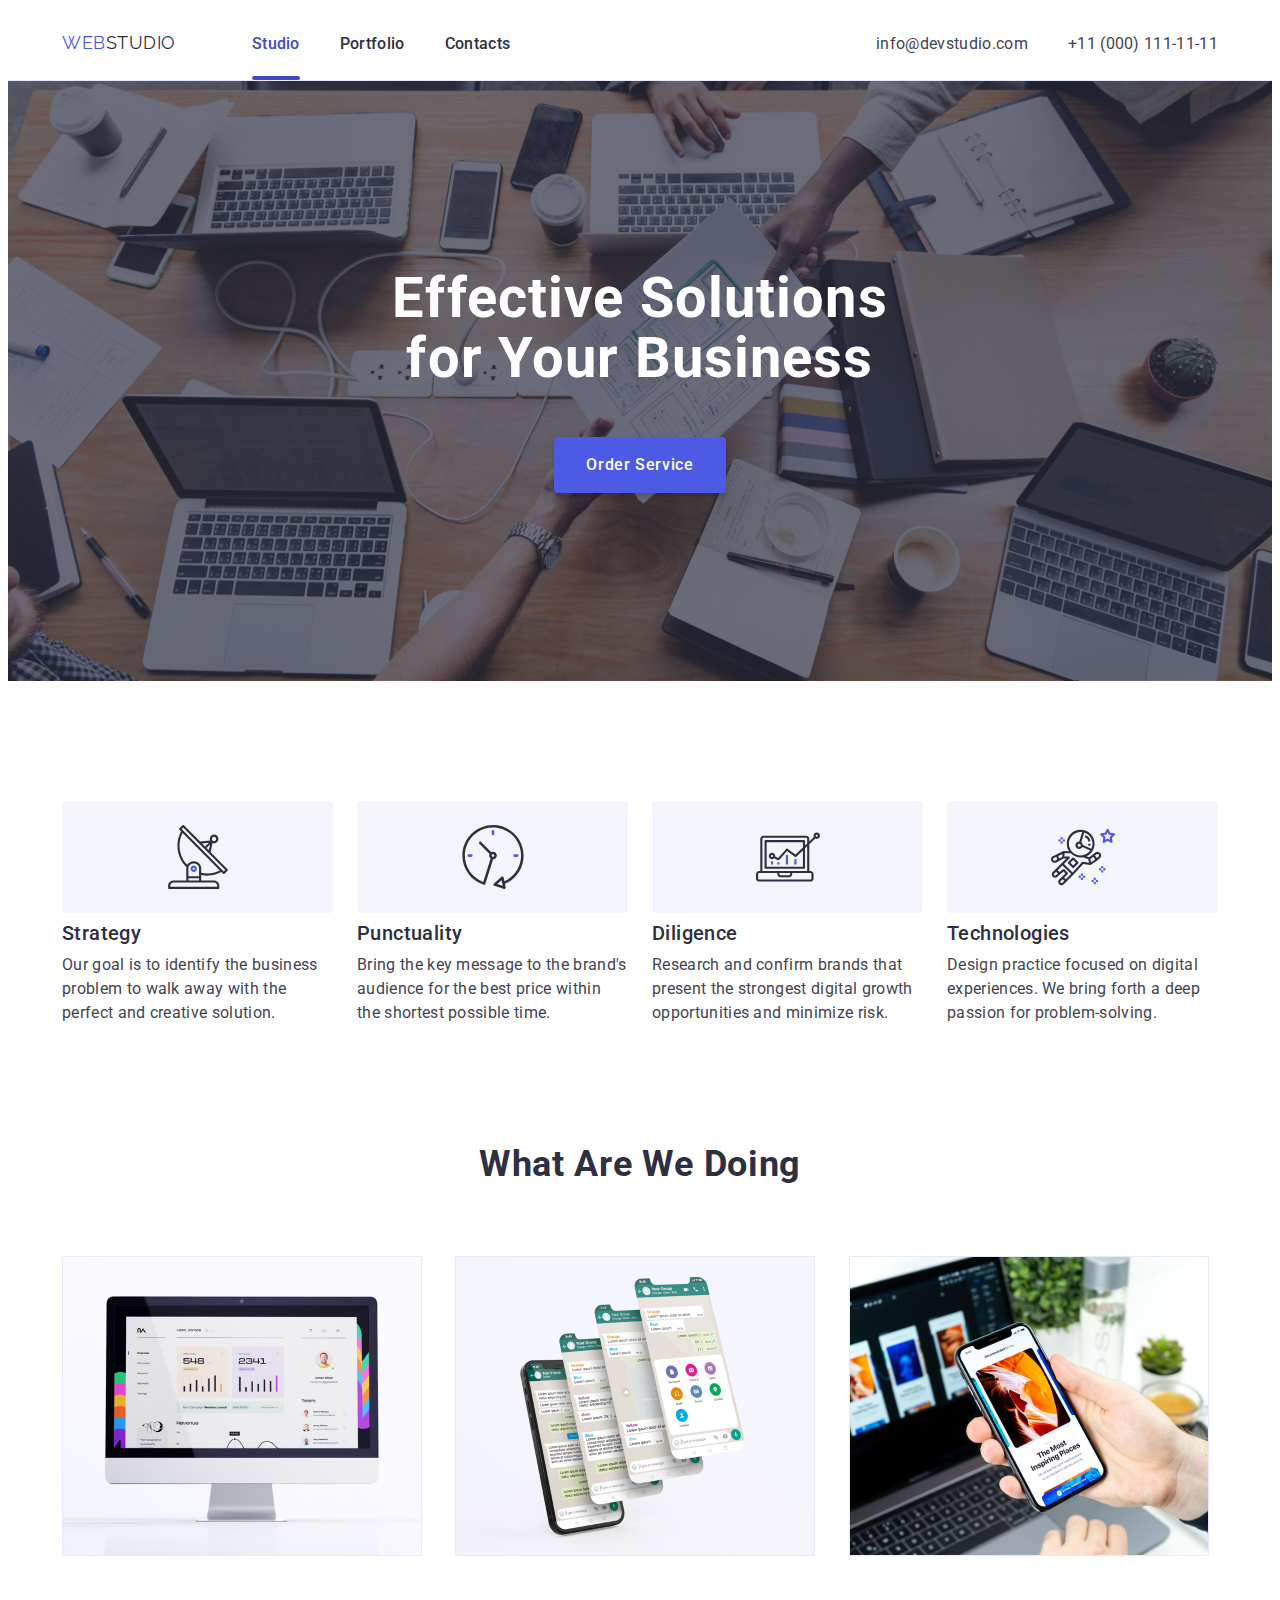
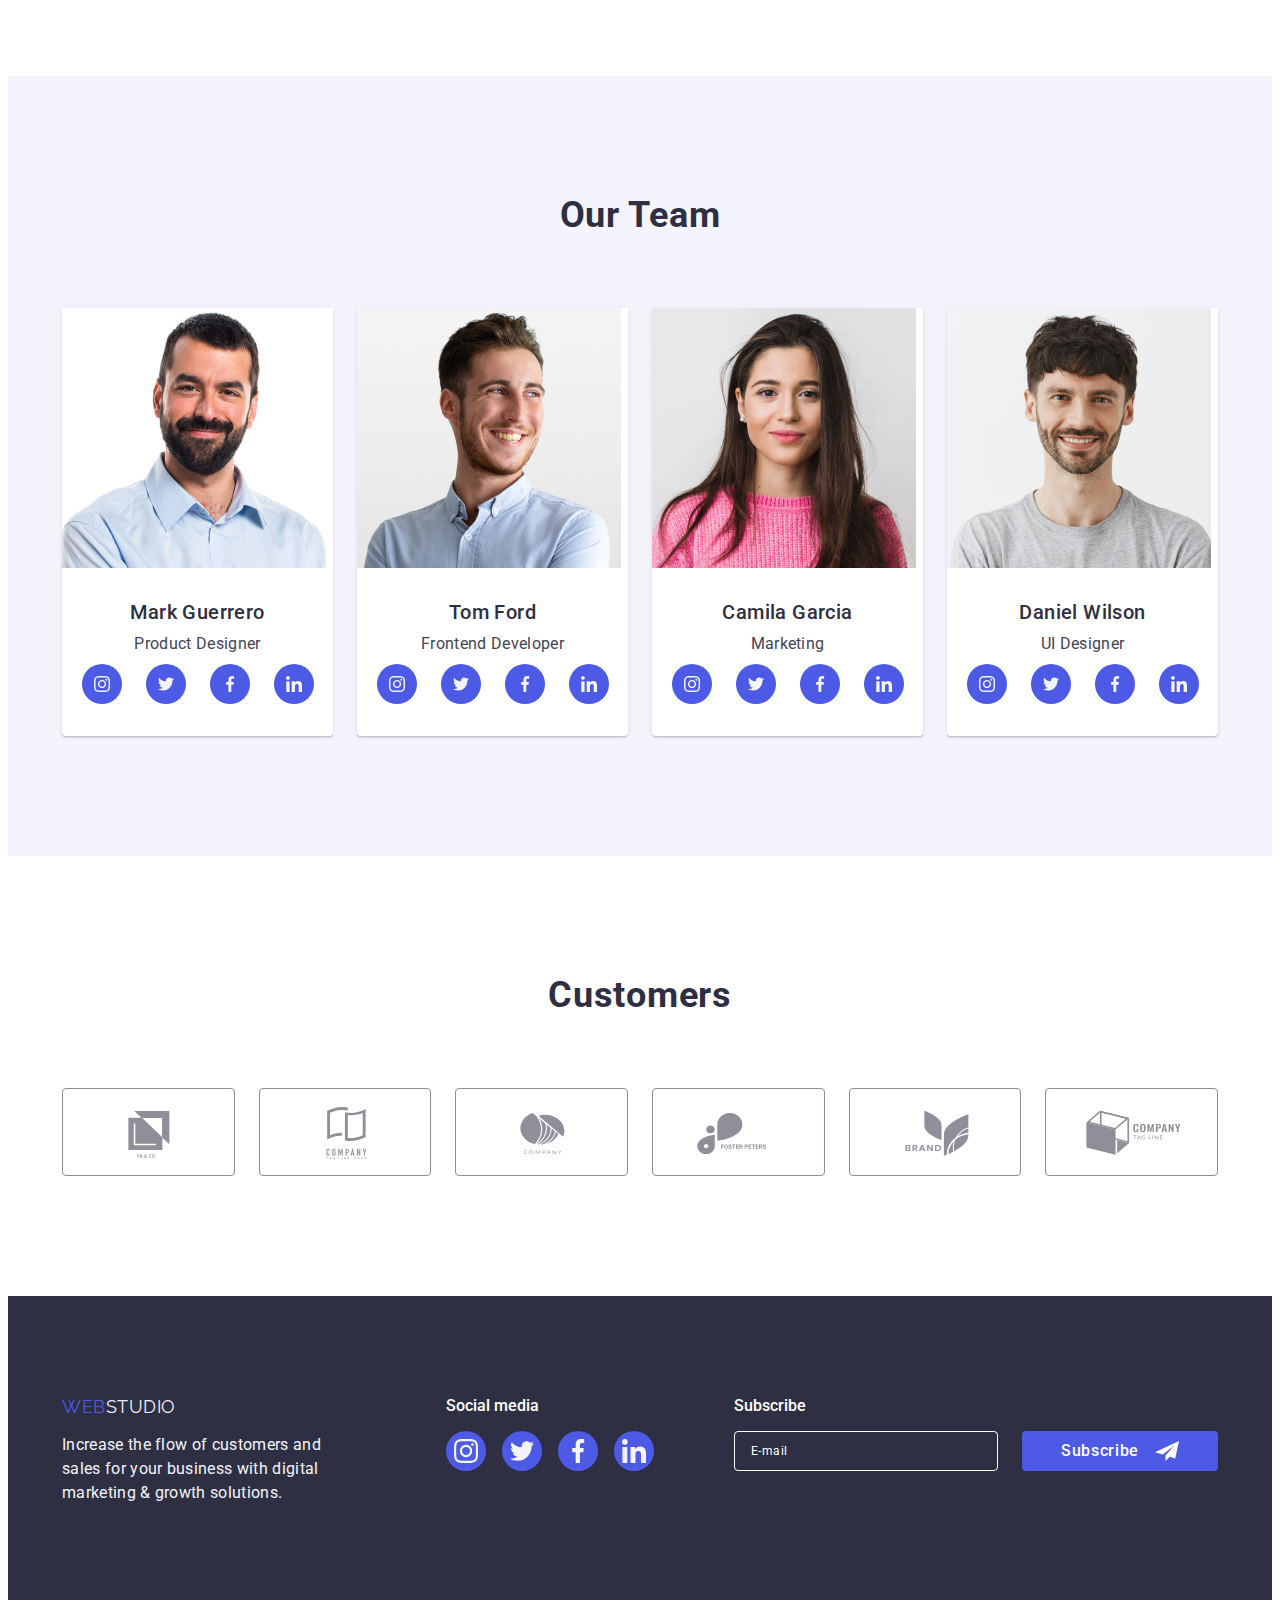
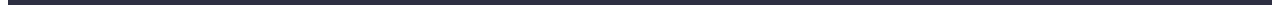
<file: index.html>
<!DOCTYPE html>

<html lang="en">
  <head>
    <meta charset="UTF-8" />
    <meta name="viewport" content="width=device-width, initial-scale=1.0" />
    <title>Web Studio</title>
    <link rel="preconnect" href="https://fonts.googleapis.com" />
    <link rel="preconnect" href="https://fonts.gstatic.com" crossorigin />
    <link
      href="https://fonts.googleapis.com/css2?family=Raleway:wght@800&family=Roboto:wght@400;500;700;900&display=swap"
      rel="stylesheet"
    />
    <link
      rel="stylesheet"
      href="https://cdnjs.cloudflare.com/ajax/libs/modern-normalize/2.0.0/modern-normalize.min.css"
      integrity="sha512-4xo8blKMVCiXpTaLzQSLSw3KFOVPWhm/TRtuPVc4WG6kUgjH6J03IBuG7JZPkcWMxJ5huwaBpOpnwYElP/m6wg=="
      crossorigin="anonymous"
      referrerpolicy="no-referrer"
    />
    <link rel="stylesheet" href="./css/styles.css" />
  </head>

  <body>
    <header>
      <div class="container" id="header-container">
        <nav>
          <a href="./index.html" class="logo header-logo"
            >WEB<span class="logo-accent-dark">STUDIO</span></a
          >

          <ul class="navigation-tabs">
            <li>
              <a href="./index.html" class="nav-link current">Studio</a>
            </li>
            <li>
              <a href="./portfolio.html" class="nav-link">Portfolio</a>
            </li>
            <li>
              <a href="#" class="nav-link">Contacts</a>
            </li>
          </ul>
        </nav>

        <address>
          <ul class="addresses-list">
            <li>
              <a href="mailto:info@devstudio.com" class="address-link"
                >info@devstudio.com</a
              >
            </li>
            <li>
              <a href="tel:+110001111111" class="address-link"
                >+11 (000) 111-11-11</a
              >
            </li>
          </ul>
        </address>
      </div>
    </header>

    <main>
      <section class="order-section">
        <div class="container">
          <h1 class="slogan">Effective Solutions<br />for Your Business</h1>
          <button type="button" class="order-service-button" data-modal-open>
            Order Service
          </button>
        </div>
      </section>

      <section class="advantages-section">
        <div class="container">
          <h2 class="visually-hidden">Advantages</h2>

          <ul class="advantages-list">
            <li class="advantages-list-item">
              <div class="advantages-icon">
                <svg width="64px" height="64px">
                  <use href="./images/icons.svg#icon-antenna"></use>
                </svg>
              </div>
              <h3 class="advantages-list-item-title">Strategy</h3>
              <p class="advantages-list-item-text">
                Our goal is to identify the business problem to walk away with the
                perfect and creative solution.
              </p>
            </li>
            <li class="advantages-list-item">
              <div class="advantages-icon">
                <svg width="64px" height="64px">
                  <use href="./images/icons.svg#icon-clock"></use>
                </svg>
              </div>
              <h3 class="advantages-list-item-title">Punctuality</h3>
              <p class="advantages-list-item-text">
                Bring the key message to the brand's audience for the best price
                within the shortest possible time.
              </p>
            </li>
            <li class="advantages-list-item">
              <div class="advantages-icon">
                <svg width="64px" height="64px">
                  <use href="./images/icons.svg#icon-diagram"></use>
                </svg>
              </div>
              <h3 class="advantages-list-item-title">Diligence</h3>
              <p class="advantages-list-item-text">
                Research and confirm brands that present the strongest digital
                growth opportunities and minimize risk.
              </p>
            </li>
            <li class="advantages-list-item">
              <div class="advantages-icon">
                <svg width="64px" height="64px">
                  <use href="./images/icons.svg#icon-astronaut"></use>
                </svg>
              </div>
              <h3 class="advantages-list-item-title">Technologies</h3>
              <p class="advantages-list-item-text">
                Design practice focused on digital experiences. We bring forth a
                deep passion for problem-solving.
              </p>
            </li>
          </ul>
        </div>
      </section>

      <section class="work-types-section">
        <div class="container">
          <h2 class="section-title">What Are We Doing</h2>

          <ul class="work-types-list">
            <li class="work-types-list-item">
              <img
                src="images/main_page/monitor_mac.jpg"
                alt="Monitor"
                width="360"
                height="300">
            </li>
            <li class="work-types-list-item">
              <img
                src="images/main_page/mobiles_chats.jpg"
                alt="Smartphone"
                width="360"
                height="300">
            </li>
            <li class="work-types-list-item">
              <img
                src="images/main_page/mobile_in_hand.jpg"
                alt="Mobile phone and Laptop"
                width="360"
                height="300">
            </li>
          </ul>
        </div>
      </section>

      <section class="team-section">
        <div class="container">
          <h2 class="section-title">Our Team</h2>

          <ul class="team-list">
            <li class="team-list-item">
              <img
                src="images/main_page/mark_guerrero.jpg"
                alt="Pictured is Mark Guerrero"
                width="264"
                height="260">
              <h3 class="team-member-name">Mark Guerrero</h3>
              <p class="team-member-role">Product Designer</p>
              <ul class="team-member-contacts">
                <li>
                  <a class="team-member-contact-link" href="#" target="_blank">
                    <svg class="team-member-contact-icon">
                      <use href="./images/icons.svg#icon-instagram"></use>
                    </svg>
                  </a>
                </li>
                <li>
                  <a class="team-member-contact-link" href="#" target="_blank">
                    <svg class="team-member-contact-icon">
                      <use href="./images/icons.svg#icon-twitter"></use>
                    </svg>
                  </a>
                </li>
                <li>
                  <a class="team-member-contact-link" href="#" target="_blank">
                    <svg class="team-member-contact-icon">
                      <use href="./images/icons.svg#icon-facebook"></use>
                    </svg>
                  </a>
                </li>
                <li>
                  <a class="team-member-contact-link" href="#" target="_blank">
                    <svg class="team-member-contact-icon">
                      <use href="./images/icons.svg#icon-linkedin"></use>
                    </svg>
                  </a>
                </li>
              </ul>
            </li>
            <li class="team-list-item">
              <img
                src="images/main_page/tom_ford.jpg"
                alt="Pictured is Tom Ford"
                width="264"
                height="260">
              <h3 class="team-member-name">Tom Ford</h3>
              <p class="team-member-role">Frontend Developer</p>
              <ul class="team-member-contacts">
                <li>
                  <a class="team-member-contact-link" href="#" target="_blank">
                    <svg class="team-member-contact-icon">
                      <use href="./images/icons.svg#icon-instagram"></use>
                    </svg>
                  </a>
                </li>
                <li>
                  <a class="team-member-contact-link" href="#" target="_blank">
                    <svg class="team-member-contact-icon">
                      <use href="./images/icons.svg#icon-twitter"></use>
                    </svg>
                  </a>
                </li>
                <li>
                  <a class="team-member-contact-link" href="#" target="_blank">
                    <svg class="team-member-contact-icon">
                      <use href="./images/icons.svg#icon-facebook"></use>
                    </svg>
                  </a>
                </li>
                <li>
                  <a class="team-member-contact-link" href="#" target="_blank">
                    <svg class="team-member-contact-icon">
                      <use href="./images/icons.svg#icon-linkedin"></use>
                    </svg>
                  </a>
                </li>
              </ul>
            </li>
            <li class="team-list-item">
              <img
                src="images/main_page/camila_garcia.jpg"
                alt="Pictured is Camila Garcia"
                width="264"
                height="260">
              <h3 class="team-member-name">Camila Garcia</h3>
              <p class="team-member-role">Marketing</p>
              <ul class="team-member-contacts">
                <li>
                  <a class="team-member-contact-link" href="#" target="_blank">
                    <svg class="team-member-contact-icon">
                      <use href="./images/icons.svg#icon-instagram"></use>
                    </svg>
                  </a>
                </li>
                <li>
                  <a class="team-member-contact-link" href="#" target="_blank">
                    <svg class="team-member-contact-icon">
                      <use href="./images/icons.svg#icon-twitter"></use>
                    </svg>
                  </a>
                </li>
                <li>
                  <a class="team-member-contact-link" href="#" target="_blank">
                    <svg class="team-member-contact-icon">
                      <use href="./images/icons.svg#icon-facebook"></use>
                    </svg>
                  </a>
                </li>
                <li>
                  <a class="team-member-contact-link" href="#" target="_blank">
                    <svg class="team-member-contact-icon">
                      <use href="./images/icons.svg#icon-linkedin"></use>
                    </svg>
                  </a>
                </li>
              </ul>
            </li>
            <li class="team-list-item">
              <img
                src="images/main_page/daniel_wilson.jpg"
                alt="Pictured is Daniel Wilson"
                width="264"
                height="260">
              <h3 class="team-member-name">Daniel Wilson</h3>
              <p class="team-member-role">UI Designer</p>
              <ul class="team-member-contacts">
                <li>
                  <a class="team-member-contact-link" href="#" target="_blank">
                    <svg class="team-member-contact-icon">
                      <use href="./images/icons.svg#icon-instagram"></use>
                    </svg>
                  </a>
                </li>
                <li>
                  <a class="team-member-contact-link" href="#" target="_blank">
                    <svg class="team-member-contact-icon">
                      <use href="./images/icons.svg#icon-twitter"></use>
                    </svg>
                  </a>
                </li>
                <li>
                  <a class="team-member-contact-link" href="#" target="_blank">
                    <svg class="team-member-contact-icon">
                      <use href="./images/icons.svg#icon-facebook"></use>
                    </svg>
                  </a>
                </li>
                <li>
                  <a class="team-member-contact-link" href="#" target="_blank">
                    <svg class="team-member-contact-icon">
                      <use href="./images/icons.svg#icon-linkedin"></use>
                    </svg>
                  </a>
                </li>
              </ul>
            </li>
          </ul>
        </div>
      </section>

      <section class="customers-section">
        <div class="container">
          <h2 class="section-title">Customers</h2>
          <ul class="customers-list">
            <li class="customer-list-item">
              <a href="#" target="_blank">
                <svg class="customer-icon" width="104" height="56">
                  <use
                    href="./images/icons.svg#icon-company-ya-n-co"
                  ></use>
                </svg>
              </a>
            </li>
            <li class="customer-list-item">
              <a  href="#" target="_blank">
                <svg class="customer-icon" width="104" height="56">
                  <use
                    href="./images/icons.svg#icon-company-book"
                  ></use>
                </svg>
              </a>
            </li>
            <li class="customer-list-item">
              <a href="#" target="_blank">
                <svg class="customer-icon" width="104" height="56">
                  <use
                    href="./images/icons.svg#icon-company-egg"
                  ></use>
                </svg>
              </a>
            </li>
            <li class="customer-list-item">
              <a href="#" target="_blank">
                <svg class="customer-icon" width="104" height="56">
                  <use
                    href="./images/icons.svg#icon-company-foster-peters"
                  ></use>
                </svg>
              </a>
            </li>
            <li class="customer-list-item">
              <a href="#" target="_blank">
                <svg class="customer-icon" width="104" height="56">
                  <use
                    href="./images/icons.svg#icon-company-brand"
                  ></use>
                </svg>
              </a>
            </li>
            <li class="customer-list-item">
              <a href="#" target="_blank">
                <svg class="customer-icon" width="104" height="56">
                  <use
                    href="./images/icons.svg#icon-company-cube"
                  ></use>
                </svg>
              </a>
            </li>
          </ul>
        </div>
      </section>
    </main>

    <footer>
      <div class="container">
        <div>
          <a href="./index.html" class="logo footer-logo"
            >WEB<span class="logo-accent-light">STUDIO</span></a
          >

          <p class="footer-text">
            Increase the flow of customers and sales for your business with
            digital marketing & growth solutions.
          </p>
        </div>

        <div class="social-media-container">
          <p>Social media</p>
          <ul class="social-media-list">
            <li>
              <a class="social-media-link" href="#" target="_blank">
                <svg class="social-media-icon">
                  <use
                    href="./images/icons.svg#icon-instagram"
                  ></use>
                </svg>
              </a>
            </li>
            <li>
              <a class="social-media-link" href="#" target="_blank">
                <svg class="social-media-icon">
                  <use href="./images/icons.svg#icon-twitter"></use>
                </svg>
              </a>
            </li>
            <li>
              <a class="social-media-link" href="#" target="_blank">
                <svg class="social-media-icon">
                  <use href="./images/icons.svg#icon-facebook"></use>
                </svg>
              </a>
            </li>
            <li>
              <a class="social-media-link" href="#" target="_blank">
                <svg class="social-media-icon">
                  <use href="./images/icons.svg#icon-linkedin"></use>
                </svg>
              </a>
            </li>
          </ul>
        </div>

        <div class="subscribe-form-container">
          <p class="subscribe-form-name">Subscribe</p>
          <form action="#" name="subscribe-form" autocomplete="off">
            <input
              type="email"
              name="email"
              placeholder="E-mail"
              class="subscribe-form-email-input"
            />
            <button type="submit" class="subscription-submit-button">
              Subscribe
              <svg
                class="subscription-submit-button-icon"
                width="24"
                height="20"
              >
                <use href="./images/icons.svg#send"></use>
              </svg>
            </button>
          </form>
        </div>
      </div>
    </footer>

    <div class="backdrop is-hidden" data-modal>
      <div class="modal">
        <p class="leave-contacts-form-title">
          Leave your contacts and we will call you back
        </p>
        <form class="leave-contacts-form" name="leave_contacts_form">
          <label class="leave-contacts-form-text-input-label" for="name-input">Name</label
          >
          <div class="leave-contacts-form-input-wrapper">
            <input
              type="text"
              name="name"
              class="leave-contacts-form-input"
              id="name-input"
            />
            <svg class="leave-contacts-form-input-icon" width="18" height="18">
              <use href="./images/icons.svg#person"></use>
            </svg>
          </div>

          <label class="leave-contacts-form-text-input-label"for="phone-input">
            Phone
          </label>
          
          <div class="leave-contacts-form-input-wrapper">
            <input
              type="tel"
              name="phone"
              class="leave-contacts-form-input"
              id="phone-input"
            />
            <svg class="leave-contacts-form-input-icon" width="18" height="24">
              <use href="./images/icons.svg#phone"></use>
            </svg>
          </div>

          <label class="leave-contacts-form-text-input-label" for="email-input">
            Email
          </label>
          <div class="leave-contacts-form-input-wrapper">
            <input 
              type="email"
              name="email"
              class="leave-contacts-form-input"
              id="email-input"
            />
            <svg class="leave-contacts-form-input-icon" width="18" height="24">
              <use href="./images/icons.svg#email"></use>
            </svg>
          </div>

          <label 
            class="leave-contacts-form-text-input-label" 
            for="comment-input">
            Comment
          </label>
          <span class="leave-contacts-form-input-name"></span>
          <textarea 
            name="comment"
            placeholder="Text input"
            class="leave-contacts-form-textarea"
            id="comment-input"
          >
          </textarea>

          <div class="leave-contacts-form-checkbox-input-wrapper">
            <div class="leave-contacts-form-checkbox-wrapper">
              <input 
                type="checkbox"
                name="accepted"
                value="true"
                class="leave-contacts-form-checkbox"
                id="policy-accepted-checkbox"
              />
              <svg class="leave-contacts-form-checkbox-icon"
                width="10"
                height="8"
              >
              <use href="./images/icons.svg#checkmark"></use> 
              </svg>
            </div>
            <label 
              class="leave-contact-form-checkbox-label"
              for="policy-accepted-checkbox"
              >I accept the terms and conditions of the
              <a href="#" class="leave-contacts-form-link"
                >Privacy Policy</a
              >
            </label>
          </div>
          <button type="submit" class="leave-contacts-form-submit-button">
            Send
          </button>
        </form>

        <button class="modal-close-button" data-modal-close>
          <svg class="modal-close-button-cross" width="8" height="8">
            <use href="./images/icons.svg#cross"></use>
          </svg>
        </button>
      </div>
    </div>

    <script src="./js/modal.js"></script>
  </body>
</html>
</file>
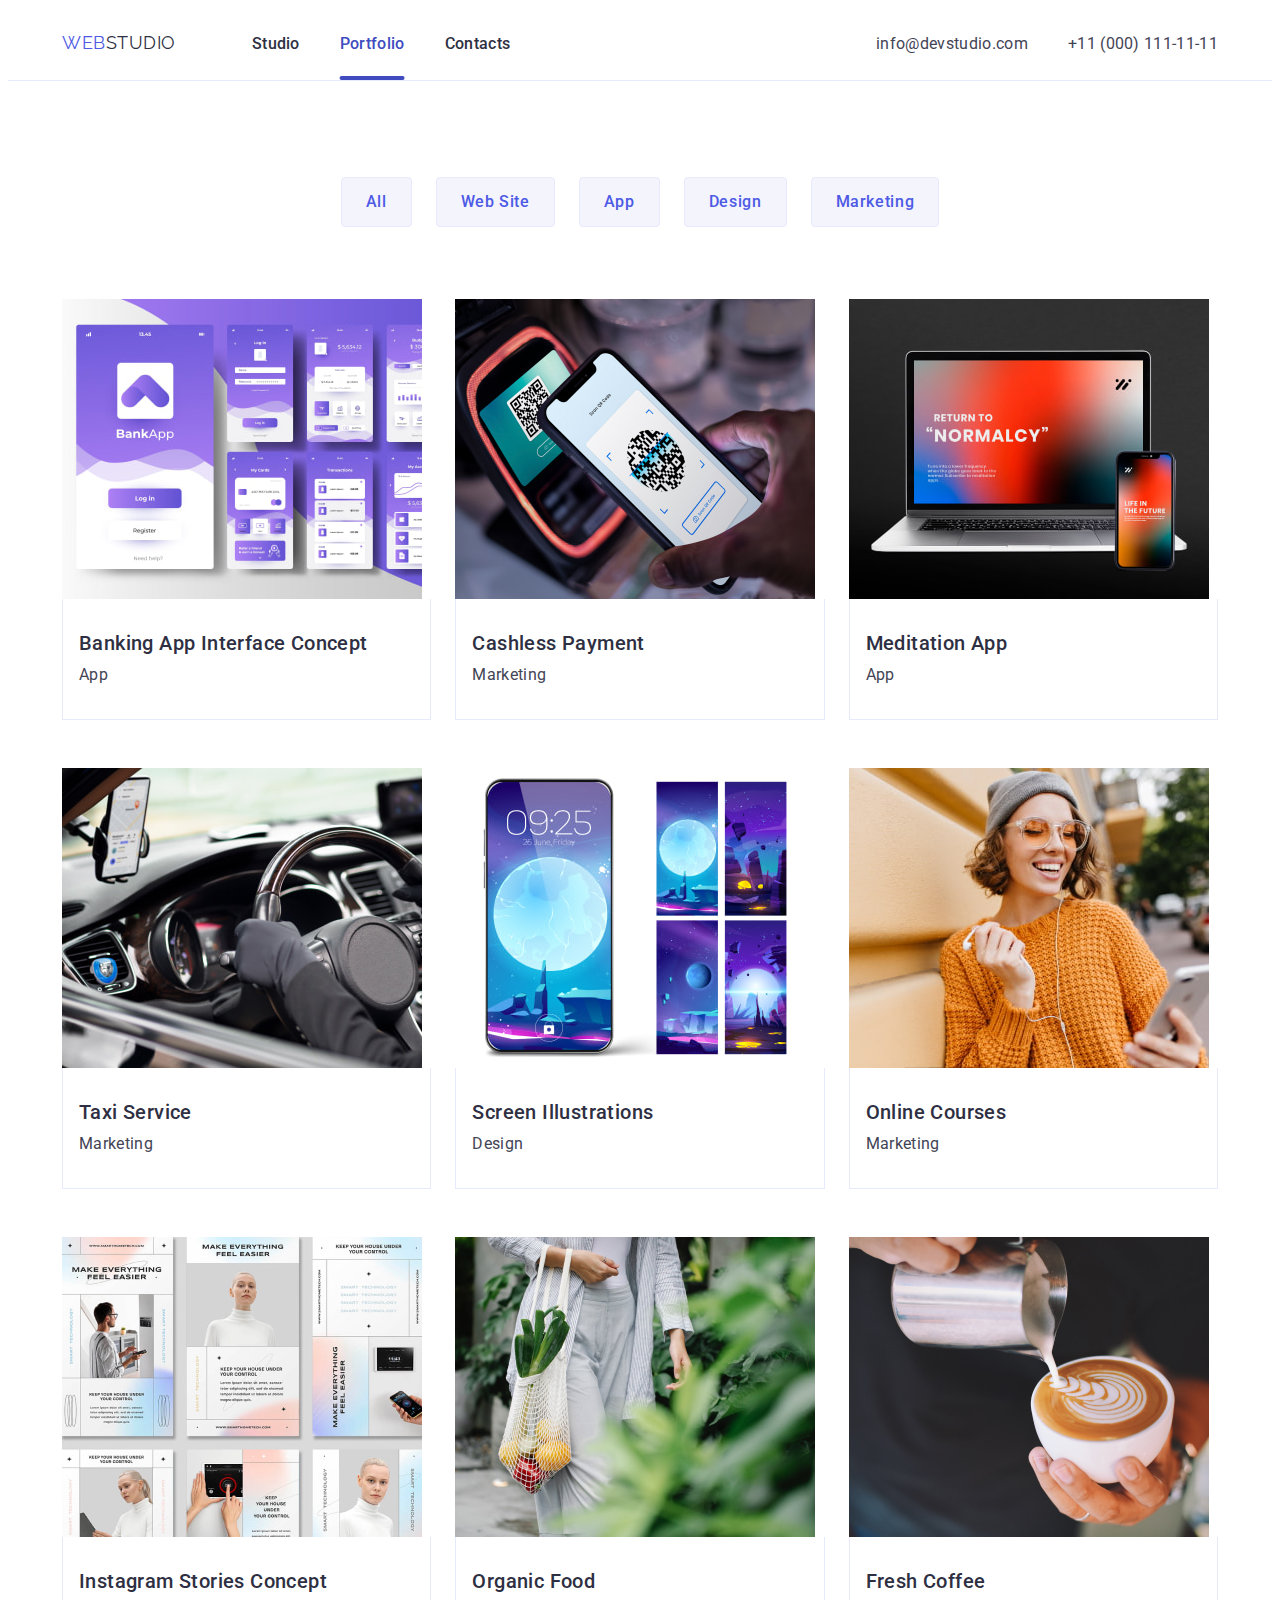
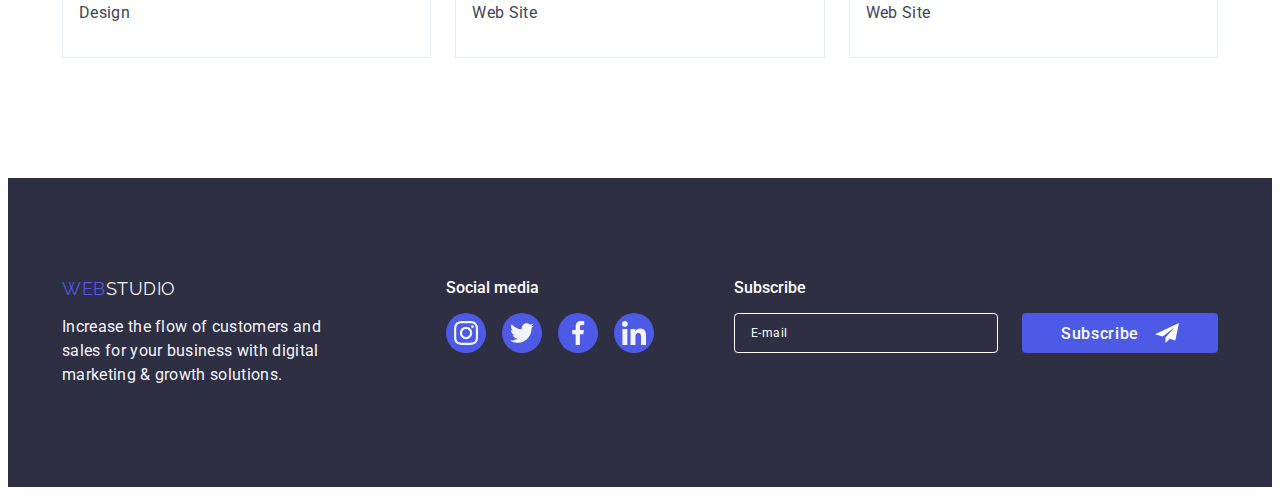
<file: portfolio.html>
<!DOCTYPE html>

<html lang="en">
  <head>
    <meta charset="UTF-8" />
    <meta name="viewport" content="width=device-width, initial-scale=1.0" />
    <title>Web Studio</title>
    <link rel="preconnect" href="https://fonts.googleapis.com" />
    <link rel="preconnect" href="https://fonts.gstatic.com" crossorigin />
    <link
      href="https://fonts.googleapis.com/css2?family=Raleway:wght@800&family=Roboto:wght@400;500;700;900&display=swap"
      rel="stylesheet"
    />
    <link
      rel="stylesheet"
      href="https://cdnjs.cloudflare.com/ajax/libs/modern-normalize/2.0.0/modern-normalize.min.css"
      integrity="sha512-4xo8blKMVCiXpTaLzQSLSw3KFOVPWhm/TRtuPVc4WG6kUgjH6J03IBuG7JZPkcWMxJ5huwaBpOpnwYElP/m6wg=="
      crossorigin="anonymous"
      referrerpolicy="no-referrer"
    />
    <link rel="stylesheet" href="./css/styles.css" />
  </head>

  <body>
    <header>
      <div class="container" id="header-container">
        <nav>
          <a href="./index.html" class="logo header-logo"
            >WEB<span class="logo-accent-dark">STUDIO</span></a
          >

          <ul class="navigation-tabs">
            <li>
              <a href="./index.html" class="nav-link">Studio</a>
            </li>
            <li>
              <a href="./portfolio.html" class="nav-link current">Portfolio</a>
            </li>
            <li>
              <a href="#" class="nav-link">Contacts</a>
            </li>
          </ul>
        </nav>

        <address>
          <ul class="addresses-list">
            <li>
              <a href="mailto:info@devstudio.com" class="address-link"
                >info@devstudio.com</a
              >
            </li>
            <li>
              <a href="tel:+110001111111" class="address-link"
                >+11 (000) 111-11-11</a
              >
            </li>
          </ul>
        </address>
      </div>
    </header>

    <main>
      <section class="portfolio-section">
        <div class="container">
          <h1 class="visually-hidden">Portfolio</h1>

          <ul class="filter-buttons-list">
            <li>
              <button type="button" class="filter-button">All</button>
            </li>
            <li>
              <button type="button" class="filter-button">Web Site</button>
            </li>
            <li>
              <button type="button" class="filter-button">App</button>
            </li>
            <li>
              <button type="button" class="filter-button">Design</button>
            </li>
            <li>
              <button type="button" class="filter-button">Marketing</button>
            </li>
          </ul>

          <ul class="projects-list">
            <li class="project-list-item">
              <a href="#">
                <div class="project-image-wrapper">
                  <img
                    src="images/windows_in_app.jpg"
                    alt="App Interface"
                    width="360"
                    height="300">
                  <div class="project-image-overlay">
                    <p class="project-image-overlay-text">
                      Lorem ipsum dolor sit amet, consectetur adipisicing elit.
                      Deleniti deserunt eligendi fuga harum inventore iusto,
                      nihil odio odit pariatur quas quia repellat soluta unde.
                      Adipisci ducimus fugiat laudantium maxime reiciendis?
                    </p>
                  </div>
                </div>
                <div class="project-list-info">
                  <h2 class="project-name">Banking App Interface Concept</h2>
                  <p class="project-type">App</p>
                </div>
              </a>
            </li>
            <li class="project-list-item">
              <a href="#">
                <div class="project-image-wrapper">
                  <img
                    src="images/qr-code.jpg"
                    alt="Cashless Payment Process"
                    width="360"
                    height="300">
                  <div class="project-image-overlay">
                    <p class="project-image-overlay-text">
                      Lorem ipsum dolor sit amet, consectetur adipisicing elit.
                      Deleniti deserunt eligendi fuga harum inventore iusto,
                      nihil odio odit pariatur quas quia repellat soluta unde.
                      Adipisci ducimus fugiat laudantium maxime reiciendis?
                    </p>
                  </div>
                </div>
                <div class="project-list-info">
                  <h2 class="project-name">Cashless Payment</h2>
                  <p class="project-type">Marketing</p>
                </div>
              </a>
            </li>
            <li class="project-list-item">
              <a href="#">
                <div class="project-image-wrapper">
                  <img
                    src="images/laptop_and_phone.jpg"
                    alt="Laptop and Phone with the Meditation App installed"
                    width="360"
                    height="300">
                  <div class="project-image-overlay">
                    <p class="project-image-overlay-text">
                      Lorem ipsum dolor sit amet, consectetur adipisicing elit.
                      Deleniti deserunt eligendi fuga harum inventore iusto,
                      nihil odio odit pariatur quas quia repellat soluta unde.
                      Adipisci ducimus fugiat laudantium maxime reiciendis?
                    </p>
                  </div>
                </div>
                <div class="project-list-info">
                  <h2 class="project-name">Meditation App</h2>
                  <p class="project-type">App</p>
                </div>
              </a>
            </li>
            <li class="project-list-item">
              <a href="#">
                <div class="project-image-wrapper">
                  <img
                    src="images/driving_car.jpg"
                    alt="Taxi Saloon with App"
                    width="360"
                    height="300">
                  <div class="project-image-overlay">
                    <p class="project-image-overlay-text">
                      Lorem ipsum dolor sit amet, consectetur adipisicing elit.
                      Deleniti deserunt eligendi fuga harum inventore iusto,
                      nihil odio odit pariatur quas quia repellat soluta unde.
                      Adipisci ducimus fugiat laudantium maxime reiciendis?
                    </p>
                  </div>
                </div>
                <div class="project-list-info">
                  <h2 class="project-name">Taxi Service</h2>
                  <p class="project-type">Marketing</p>
                </div>
              </a>
            </li>
            <li class="project-list-item">
              <a href="#">
                <div class="project-image-wrapper">
                <img
                  src="images/cellphone.jpg"
                  alt="Screen Illustrations on the cellphone"
                  width="360"
                  height="300">
                  <div class="project-image-overlay">
                    <p class="project-image-overlay-text">
                      Lorem ipsum dolor sit amet, consectetur adipisicing elit.
                      Deleniti deserunt eligendi fuga harum inventore iusto,
                      nihil odio odit pariatur quas quia repellat soluta unde.
                      Adipisci ducimus fugiat laudantium maxime reiciendis?
                    </p>
                  </div>
                </div>
                <div class="project-list-info">
                  <h2 class="project-name">Screen Illustrations</h2>
                  <p class="project-type">Design</p>
                </div>
              </a>
            </li>
            <li class="project-list-item">
              <a href="#">
                <div class="project-image-wrapper">
                  <img
                    src="images/smiling_woman.jpg"
                    alt="Woman using Phone on Street"
                    width="360"
                    height="300">
                  <div class="project-image-overlay">
                    <p class="project-image-overlay-text">
                      Lorem ipsum dolor sit amet, consectetur adipisicing elit.
                      Deleniti deserunt eligendi fuga harum inventore iusto,
                      nihil odio odit pariatur quas quia repellat soluta unde.
                      Adipisci ducimus fugiat laudantium maxime reiciendis?
                    </p>
                  </div>
                </div>
                <div class="project-list-info">
                  <h2 class="project-name">Online Courses</h2>
                  <p class="project-type">Marketing</p>
                </div>
              </a>
            </li>
            <li class="project-list-item">
              <a href="#">
                <div class="project-image-wrapper">
                  <img
                    src="images/smart_world.jpg"
                    alt="Blocks in the App with Pictures and Text"
                    width="360"
                    height="300">
                  <div class="project-image-overlay">
                    <p class="project-image-overlay-text">
                      Lorem ipsum dolor sit amet, consectetur adipisicing elit.
                      Deleniti deserunt eligendi fuga harum inventore iusto,
                      nihil odio odit pariatur quas quia repellat soluta unde.
                      Adipisci ducimus fugiat laudantium maxime reiciendis?
                    </p>
                  </div>
                </div>
                <div class="project-list-info">
                  <h2 class="project-name">Instagram Stories Concept</h2>
                  <p class="project-type">Design</p>
                </div>
              </a>
            </li>
            <li class="project-list-item">
              <a href="#">
                <div class="project-image-wrapper">
                  <img
                    src="images/bag_with_vgtbls.jpg"
                    alt="Different vegetables in a bag"
                    width="360"
                    height="300">
                  <div class="project-image-overlay">
                    <p class="project-image-overlay-text">
                      Lorem ipsum dolor sit amet, consectetur adipisicing elit.
                      Deleniti deserunt eligendi fuga harum inventore iusto,
                      nihil odio odit pariatur quas quia repellat soluta unde.
                      Adipisci ducimus fugiat laudantium maxime reiciendis?
                    </p>
                  </div>
                </div>
                <div class="project-list-info">
                  <h2 class="project-name">Organic Food</h2>
                  <p class="project-type">Web Site</p>
                </div>
              </a>
            </li>
            <li class="project-list-item">
              <a href="#">
                <div class="project-image-wrapper">
                  <img
                    src="images/latte.jpg"
                    alt="Making cup of a latte"
                    width="360"
                    height="300">
                  <div class="project-image-overlay">
                    <p class="project-image-overlay-text">
                      Lorem ipsum dolor sit amet, consectetur adipisicing elit.
                      Deleniti deserunt eligendi fuga harum inventore iusto,
                      nihil odio odit pariatur quas quia repellat soluta unde.
                      Adipisci ducimus fugiat laudantium maxime reiciendis?
                    </p>
                  </div>
                </div>
                <div class="project-list-info">
                  <h2 class="project-name">Fresh Coffee</h2>
                  <p class="project-type">Web Site</p>
                </div>
              </a>
            </li>
          </ul>
        </div>
      </section>
    </main>

    <footer>
      <div class="container">
        <div>
          <a href="./index.html" class="logo footer-logo"
            >WEB<span class="logo-accent-light">STUDIO</span></a
          >

          <p class="footer-text">
            Increase the flow of customers and sales for your business with
            digital marketing & growth solutions.
          </p>
        </div>

        <div class="social-media-container">
          <p>Social media</p>
          <ul class="social-media-list">
            <li>
              <a class="social-media-link" href="#" target="_blank">
                <svg class="social-media-icon">
                  <use
                    href="./images/icons.svg#icon-instagram"
                  ></use>
                </svg>
              </a>
            </li>
            <li>
              <a class="social-media-link" href="#" target="_blank">
                <svg class="social-media-icon">
                  <use href="./images/icons.svg#icon-twitter"></use>
                </svg>
              </a>
            </li>
            <li>
              <a class="social-media-link" href="#" target="_blank">
                <svg class="social-media-icon">
                  <use href="./images/icons.svg#icon-facebook"></use>
                </svg>
              </a>
            </li>
            <li>
              <a class="social-media-link" href="#" target="_blank">
                <svg class="social-media-icon">
                  <use href="./images/icons.svg#icon-linkedin"></use>
                </svg>
              </a>
            </li>
          </ul>
        </div>

        <div class="subscribe-form-container">
          <p class="subscribe-form-name">Subscribe</p>
          <form action="#" name="subscribe_form" autocomplete="off">
            <input
              type="email"
              name="email"
              placeholder="E-mail"
              class="subscribe-form-email-input"
            />
            <button type="submit" class="subscription-submit-button">
              Subscribe
              <svg
                class="subscription-submit-button-icon"
                width="24"
                height="20"
              >
                <use href="./images/icons.svg#send"></use>
              </svg>
            </button>
          </form>
        </div>
      </div>
    </footer>
  </body>
</html>
</file>
<file: css/styles.css>
:root {
  --navy-blue: #2e2f42;
  --navy-blue-rgb: 46, 47, 66;
  --iris: #4d5ae5;
  --cloud: #f4f4fd;
  --cornflower: #e7e9fc;
  --ocean: #404bbf;
  --white-background: #ffffff;
  --white-text: #ffffff;
  --white-common: #ffffff;
  --slate: #434455;
  --green: #31d0aa;
  --light-slate: #8e8f99;
  --dairy: #fcfcfc;
}

body {
  background-color: var(--white-background);
  font-family: 'Roboto', sans-serif;
  font-size: 16px;
  color: var(--navy-blue);
}

a {
  text-decoration: none;
  color: inherit;
  line-height: 1.5;
  letter-spacing: 0.02em;
}

h1,
h2,
h3,
h4,
h5,
h6,
p {
  margin-top: 0;
  margin-bottom: 0;
}

ul,
ol {
  margin-top: 0;
  margin-bottom: 0;
  padding-left: 0;
}

ul {
  list-style-type: none;
}

img {
  display: block;
}

*:focus {
  outline: none;
}

header {
  box-sizing: border-box;
  border-bottom: 1px solid var(--cornflower);
}

.container {
  max-width: 1156px;
  padding-left: 14px;
  padding-right: 14px;
  margin-left: auto;
  margin-right: auto;
}

#header-container {
  display: flex;
  justify-content: space-between;
  gap: 76px;
}

#header-container > nav {
  display: flex;
  gap: 76px;
}

.navigation-tabs {
  display: flex;
  gap: 40px;
}

.logo {
  font-family: 'Raleway', sans-serif;
  font-size: 18px;
  line-height: 1.17;
  letter-spacing: 0.03em;
  color: var(--iris);
  display: block;
}

.header-logo {
  padding-top: 24px;
  padding-bottom: 24px;
}

.logo-accent-dark {
  color: var(--navy-blue);
}

.nav-link {
  font-weight: 500;
  line-height: 1.5;
  letter-spacing: 0.02em;
  display: inline-block;
  padding-top: 24px;
  padding-bottom: 24px;
  position: relative;

  transition-property: color;
  transition-duration: 250ms;
  transition-timing-function: cubic-bezier(0.4, 0, 0.2, 1);
}

.nav-link:hover,
.nav-link:focus {
  color: var(--ocean);
}

.current {
  color: var(--ocean);
}

.current::after {
  content: '';
  position: absolute;
  bottom: 0;
  left: 50%;
  transform: translateX(-50%);
  width: 100%;
  height: 4px;
  border-radius: 2px;
  background-color: var(--ocean);
  display: block;
}

.addresses-list {
  display: flex;
  flex-wrap: wrap;
  gap: 40px;
  row-gap: 0;
}

.address-link {
  font-style: normal;
  line-height: 1.5;
  letter-spacing: 0.02em;
  color: var(--slate);
  display: block;
  padding-top: 24px;
  padding-bottom: 24px;

  transition-property: color;
  transition-duration: 250ms;
  transition-timing-function: cubic-bezier(0.4, 0, 0.2, 1);
}

.address-link:hover,
.address-link:focus {
  color: var(--ocean);
}

.visually-hidden {
  position: absolute;
  width: 1px;
  height: 1px;
  margin: -1px;
  border: 0;
  padding: 0;

  white-space: nowrap;
  clip-path: inset(100%);
  clip: rect(0 0 0 0);
  overflow: hidden;
}

/*region Main Page Styles*/

.order-section {
  background-color: var(--navy-blue);
  margin: 0 auto;
  padding-top: 188px;
  padding-bottom: 188px;
  background-image: linear-gradient(
      rgba(var(--navy-blue-rgb), 0.7),
      rgba(var(--navy-blue-rgb), 0.7)
    ),
    url(../images/main_page/people-office.jpg);
  background-position: center;
  background-size: 1440px auto;
  background-repeat: no-repeat;
}

.slogan {
  color: var(--white-text);
  font-size: 56px;
  line-height: 1.07;
  letter-spacing: 0.02em;
  text-align: center;
  margin-bottom: 48px;
}

.order-service-button {
  background-color: var(--iris);
  color: var(--white-text);
  font-family: 'Roboto', sans-serif;
  font-weight: 500;
  font-size: 16px;
  line-height: 1.5;
  letter-spacing: 0.04em;
  cursor: pointer;
  margin: 0 auto;
  display: block;
  padding: 16px 32px;
  border: none;
  border-radius: 4px;
  box-shadow: 0 4px 4px 0 rgba(0, 0, 0, 0.15);

  transition-property: background-color;
  transition-duration: 250ms;
  transition-timing-function: cubic-bezier(0.4, 0, 0.2, 1);
}

.order-service-button:hover,
.order-service-button:focus {
  background-color: var(--ocean);
}

.advantages-section {
  padding: 120px 0;
}

.advantages-list {
  display: flex;
  flex-wrap: wrap;
  justify-content: space-between;
}

.advantages-list-item {
  width: calc((100% - 3 * 24px) / 4);
}

.advantages-icon {
  background-color: var(--cloud);
  height: 112px;
  display: flex;
  justify-content: center;
  align-items: center;
  margin-bottom: 8px;
  border-radius: 4px;
}

.advantages-icon > svg {
  display: block;
  margin: 0 auto;
  width: 64px;
  height: 64px;
}

.advantages-list-item-title {
  font-size: 20px;
  line-height: 1.2;
  letter-spacing: 0.02em;
  font-weight: 500;
  margin-bottom: 8px;
}

.advantages-list-item-text {
  line-height: 1.5;
  letter-spacing: 0.02em;
  color: var(--slate);
}

.section-title {
  font-size: 36px;
  line-height: 1.1;
  letter-spacing: 0.02em;
  text-align: center;
  margin-bottom: 72px;
}

.work-types-section {
  padding-bottom: 120px;
}

.work-types-list {
  display: flex;
  flex-wrap: wrap;
  gap: 24px;
}

.work-types-list-item {
  width: calc((100% - 2 * 24px) / 3);
}

.work-types-list-item > img {
  max-width: 100%;
}

.team-section {
  background-color: var(--cloud);
  padding: 120px 0;
}

.team-list {
  display: flex;
  flex-wrap: wrap;
  justify-content: space-between;
}

.team-list-item {
  background-color: var(--white-background);
  padding-bottom: 32px;
  width: calc((100% - 3 * 24px) / 4);
  border-radius: 0 0 4px 4px;
  box-shadow:
    0 2px 1px 0 rgba(var(--navy-blue-rgb), 0.08),
    0 1px 1px 0 rgba(var(--navy-blue-rgb), 0.16),
    0 1px 6px 0 rgba(var(--navy-blue-rgb), 0.08);
}

.team-list-item > img {
  max-width: 100%;
}

.team-member-name {
  font-size: 20px;
  line-height: 1.2;
  letter-spacing: 0.02em;
  font-weight: 500;
  text-align: center;
  margin-top: 32px;
  margin-bottom: 8px;
}

.team-member-role {
  text-align: center;
  line-height: 1.5;
  letter-spacing: 0.02em;
  color: var(--slate);
  margin-bottom: 8px;
}

.team-member-contacts {
  display: flex;
  justify-content: center;
  gap: 24px;
}

.team-member-contact-link {
  background-color: var(--iris);
  border-radius: 50%;
  width: 40px;
  height: 40px;
  display: flex;
  justify-content: center;
  align-items: center;

  transition-property: background-color;
  transition-duration: 250ms;
  transition-timing-function: cubic-bezier(0.4, 0, 0.2, 1);
}

.team-member-contact-link:hover,
.team-member-contact-link:focus {
  background-color: var(--ocean);
}

.team-member-contact-icon {
  width: 16px;
  height: 16px;
  fill: var(--cloud);
}

.customers-section {
  padding: 120px 0;
}

.customers-list {
  display: flex;
  justify-content: center;
  gap: 24px;
}

.customer-list-item {
  width: calc((100% - 5 * 24px) / 6);
  height: 88px;
}

.customer-list-item > a {
  width: 100%;
  height: 100%;
  display: flex;
  justify-content: center;
  align-items: center;
  box-sizing: border-box;
  border: 1px solid var(--light-slate);
  border-radius: 4px;

  transition-property: border-top-color, border-bottom-color, border-left-color,
    border-right-color;
  transition-duration: 50ms;
  transition-timing-function: cubic-bezier(0.4, 0, 0.2, 1);
}

.customer-list-item:hover > a,
.customer-list-item:focus > a {
  border-color: var(--ocean);
}

.customer-icon {
  fill: var(--light-slate);
  margin: 0 auto;
  display: block;

  transition-property: fill;
  transition-duration: 250ms;
  transition-timing-function: cubic-bezier(0.4, 0, 0.2, 1);
}

.customer-list-item:hover .customer-icon,
.customer-list-item:focus .customer-icon {
  fill: var(--ocean);
}

/*endregion*/

/*region Portfolio Styles*/

.portfolio-section {
  padding-top: 96px;
  padding-bottom: 120px;
}

.filter-buttons-list {
  display: flex;
  justify-content: center;
  gap: 24px;
  margin-bottom: 72px;
}

.filter-button {
  background-color: var(--cloud);
  color: var(--iris);
  font-family: 'Roboto', sans-serif;
  font-size: 16px;
  font-weight: 500;
  line-height: 1.5;
  letter-spacing: 0.04em;
  cursor: pointer;
  padding: 12px 24px;
  border: 1px solid var(--cornflower);
  border-radius: 4px;

  transition-property: color, background-color;
  transition-duration: 250ms;
  transition-timing-function: cubic-bezier(0.4, 0, 0.2, 1);
}

.filter-button:hover,
.filter-button:focus {
  background-color: var(--ocean);
  color: var(--white-text);
}

.projects-list {
  display: flex;
  flex-wrap: wrap;
  justify-content: space-between;
  row-gap: 48px;
}

.project-image-wrapper {
  position: relative;
  overflow: hidden;
}

.project-image-overlay {
  position: absolute;
  top: 0;
  left: 0;
  width: 100%;
  height: 100%;
  background-color: var(--iris);
  padding: 40px 32px;
  transform: translateY(100%);
  transition: 100ms ease-in;
}

.project-image-overlay-text {
  color: var(--cloud);
}

.project-list-item {
  width: calc((100% - 2 * 24px) / 3);

  transition-property: box-shadow;
  transition-duration: 250ms;
  transition-timing-function: cubic-bezier(0.4, 0, 0.2, 1);
}

.project-list-item:hover,
.project-list-item:focus {
  box-shadow:
    0 2px 1px 0 rgba(var(--navy-blue-rgb), 0.08),
    0 1px 1px 0 rgba(var(--navy-blue-rgb), 0.16),
    0 1px 6px 0 rgba(var(--navy-blue-rgb), 0.08);
}

.project-list-item > a > img {
  max-width: 100%;
}

.project-list-item:hover .project-image-overlay,
.project-list-item:focus .project-image-overlay {
  transform: translateY(0);
}

.project-list-info {
  box-sizing: border-box;
  border-width: 0 1px 1px 1px;
  border-style: solid;
  border-color: var(--cornflower);
  padding: 32px 16px;
}

.project-name {
  font-size: 20px;
  line-height: 1.2;
  letter-spacing: 0.02em;
  font-weight: 500;
  margin-bottom: 8px;
}

.project-type {
  line-height: 1.5;
  letter-spacing: 0.02em;
  color: var(--slate);
}

/*endregion*/

/*region Modal window styles*/

.backdrop {
  position: fixed;
  top: 0;
  left: 0;
  width: 100%;
  height: 100%;
  background-color: rgba(var(--navy-blue-rgb), 0.4);

  transition-property: opacity, visibility;
  transition-duration: 250ms;
  transition-timing-function: cubic-bezier(0.4, 0, 0.2, 1);
}

.is-hidden {
  opacity: 0;
  pointer-events: none;
  visibility: hidden;

  transition-property: opacity, visibility;
  transition-duration: 250ms;
  transition-timing-function: cubic-bezier(0.4, 0, 0.2, 1);
}

.modal {
  position: absolute;
  top: calc(50% - 292px);
  left: calc(50% - 204px);
  min-height: 584px;
  max-width: 408px;
  width: 100%;
  background-color: var(--dairy);
  border-radius: 4px;
  padding: 72px 24px 24px;
}

.modal-close-button {
  position: absolute;
  top: 24px;
  right: 24px;
  border-radius: 50%;
  background-color: var(--cornflower);
  border: rgba(0, 0, 0, 0.1) solid 1px;
  box-sizing: border-box;
  display: flex;
  justify-content: center;
  align-items: center;
  width: 24px;
  height: 24px;
  padding: 0;

  transition-property: background-color, border-top-color, border-left-color,
    border-bottom-color, border-right-color;
  transition-duration: 250ms;
  transition-timing-function: cubic-bezier(0.4, 0, 0.2, 1);
}

.modal-close-button-cross {
  fill: var(--navy-blue);

  transition-property: fill;
  transition-duration: 250ms;
  transition-timing-function: cubic-bezier(0.4, 0, 0.2, 1);
}

.modal-close-button:hover,
.modal-close-button:focus {
  background-color: var(--ocean);
  border-color: var(--ocean);
}

.modal-close-button:hover > .modal-close-button-cross,
.modal-close-button:focus > .modal-close-button-cross {
  fill: var(--white-common);
}

.leave-contacts-form-title {
  font-weight: 500;
  text-align: center;
  margin-bottom: 16px;
}

.leave-contacts-form-text-input-label {
  display: block;
  color: var(--light-slate);
  font-size: 12px;
  line-height: 1.167;
  letter-spacing: 0.04em;
  margin-bottom: 4px;
}

.leave-contacts-form-input {
  all: unset;
  display: block;
  width: 100%;
  height: 40px;
  border: 1px solid rgba(var(--navy-blue-rgb), 0.4);
  border-radius: 4px;
  padding-left: 38px;
  box-sizing: border-box;
  color: var(--navy-blue);
  font-size: 12px;
  line-height: 1.167;
  letter-spacing: 0.04em;

  transition-property: border-top-color, border-right-color, border-bottom-color, border-left-color;
  transition-duration: 250ms;
  transition-timing-function: cubic-bezier(0.4, 0, 0.2, 1);
}

.leave-contacts-form-input:focus {
  border-color: var(--iris);
}

.leave-contacts-form-input-wrapper {
  position: relative;
  margin-bottom: 8px;
}

.leave-contacts-form-input-icon {
  position: absolute;
  top: 50%;
  transform: translateY(-50%);
  left: 18px;
  fill: var(--navy-blue);

  transition-property: fill;
  transition-duration: 250ms;
  transition-timing-function: cubic-bezier(0.4, 0, 0.2, 1);
}

.leave-contacts-form-input:focus + .leave-contacts-form-input-icon {
  fill: var(--iris);
}

.leave-contacts-form-textarea {
  all: unset;
  display: block;
  width: 100%;
  height: 120px;
  resize: none;
  margin-bottom: 16px;
  box-sizing: border-box;
  padding: 8px 16px;
  border: 1px solid rgba(var(--navy-blue-rgb), 0.4);
  border-radius: 4px;
  color: var(--navy-blue);
  font-size: 12px;
  line-height: 1.167;
  letter-spacing: 0.04em;

  transition-property: border-top-color, border-right-color, border-bottom-color, border-left-color;
  transition-duration: 250ms;
  transition-timing-function: cubic-bezier(0.4, 0, 0.2, 1);
}

.leave-contacts-form-textarea:focus {
  border-color: var(--iris);
}

.leave-contacts-form-textarea::placeholder {
  color: var(--light-slate);
  font-size: 12px;
  line-height: 1.167;
  letter-spacing: 0.04em;
}

.leave-contacts-form-checkbox-input-wrapper {
  margin-bottom: 24px;
  display: flex;
  align-items: center;
}

.leave-contacts-form-checkbox-wrapper {
  position: relative;
  margin-right: 8px;
}

.leave-contacts-form-checkbox {
  all: unset;
  display: block;
  width: 16px;
  height: 16px;
  border: 1px solid rgba(var(--navy-blue-rgb), 0.4);
  border-radius: 4px;

  transition-property: background-color, border-top-color, border-right-color, border-bottom-color, border-left-color;
  transition-duration: 250ms;
  transition-timing-function: cubic-bezier(0.4, 0, 0.2, 1);
}

.leave-contacts-form-checkbox:checked {
  border-color: var(--ocean);
  background-color: var(--ocean);
}

.leave-contacts-form-checkbox-icon {
  position: absolute;
  top: 50%;
  left: 50%;
  transform: translateX(-50%) translateY(-50%);
  fill: transparent;
  pointer-events: none;

  transition-property: fill;
  transition-duration: 250ms;
  transition-timing-function: cubic-bezier(0.4, 0, 0.2, 1);
}

.leave-contacts-form-checkbox:checked + .leave-contacts-form-checkbox-icon {
  fill: var(--white-common);
}

.leave-contacts-form-checkbox-label {
  color: var(--light-slate);
  font-size: 12px;
  line-height: 1.167;
  letter-spacing: 0.04em;
  user-select: none;
}

.leave-contacts-form-link {
  line-height: 1.25;
  color: var(--iris);
  text-decoration: underline;
  text-decoration-skip-ink: none;
}

.leave-contacts-form-submit-button {
  all: unset;
  width: 159px;
  height: 56px;
  display: block;
  margin: 0 auto;
  background-color: var(--iris);
  color: var(--white-text);
  font-weight: 500;
  letter-spacing: 0.04em;
  text-align: center;
  border-radius: 4px;
  box-shadow: 0 4px 4px 0 rgba(0, 0, 0, 0.15);

  transition-property: background-color;
  transition-duration: 250ms;
  transition-timing-function: cubic-bezier(0.4, 0, 0.2, 1);
}

.leave-contacts-form-submit-button:hover,
.leave-contacts-form-submit-button:focus {
  background-color: var(--ocean);
}

/*endregion*/

footer {
  background-color: var(--navy-blue);
  padding: 100px 0;
}

footer > .container {
  display: flex;
}

.footer-logo {
  margin-bottom: 16px;
}

.logo-accent-light {
  color: var(--cloud);
}

.footer-text {
  color: var(--cloud);
  line-height: 1.5;
  letter-spacing: 0.02em;
  width: 264px;
}

.social-media-container {
  margin-left: 120px;
}

.social-media-container > p {
  color: var(--white-text);
  margin-bottom: 16px;
  font-weight: 500;
}

.social-media-list {
  display: flex;
  gap: 16px;
}

.social-media-link {
  background-color: var(--iris);
  border-radius: 50%;
  width: 40px;
  height: 40px;
  display: flex;
  justify-content: center;
  align-items: center;

  transition-property: background-color;
  transition-duration: 250ms;
  transition-timing-function: cubic-bezier(0.4, 0, 0.2, 1);
}

.social-media-link:hover,
.social-media-link:focus {
  background-color: var(--green);
}

.social-media-icon {
  width: 24px;
  height: 24px;
  fill: var(--cloud);
}

.subscribe-form-container {
  margin-left: 80px;
  width: 100%;
}

.subscribe-form-container > form {
  display: flex;
}

.subscribe-form-name {
  color: var(--white-text);
  margin-bottom: 16px;
  font-weight: 500;
}

.subscribe-form-email-input {
  all: unset;
  width: 264px;
  height: 40px;
  box-sizing: border-box;
  border: 1px solid var(--white-common);
  border-radius: 4px;
  padding: 8px 16px;
  margin-right: 24px;
  font-size: 12px;
  line-height: 2;
  color: var(--white-text);
  letter-spacing: 0.04em;
}

.subscribe-form-email-input::placeholder {
  color: var(--white-text);
  letter-spacing: 0.04em;
}

.subscription-submit-button {
  all: unset;
  flex-grow: 1;
  width: auto;
  height: 40px;
  background-color: var(--iris);
  color: var(--white-text);
  font-weight: 500;
  letter-spacing: 0.04em;
  border-radius: 4px;
  display: flex;
  justify-content: center;
  align-items: center;
  gap: 16px;

  transition-property: background-color;
  transition-duration: 250ms;
  transition-timing-function: cubic-bezier(0.4, 0, 0.2, 1);
}

.subscription-submit-button:hover,
.subscription-submit-button:focus {
  background-color: var(--ocean);
}

.subscription-submit-button-icon {
  fill: var(--white-common);
}
</file>
